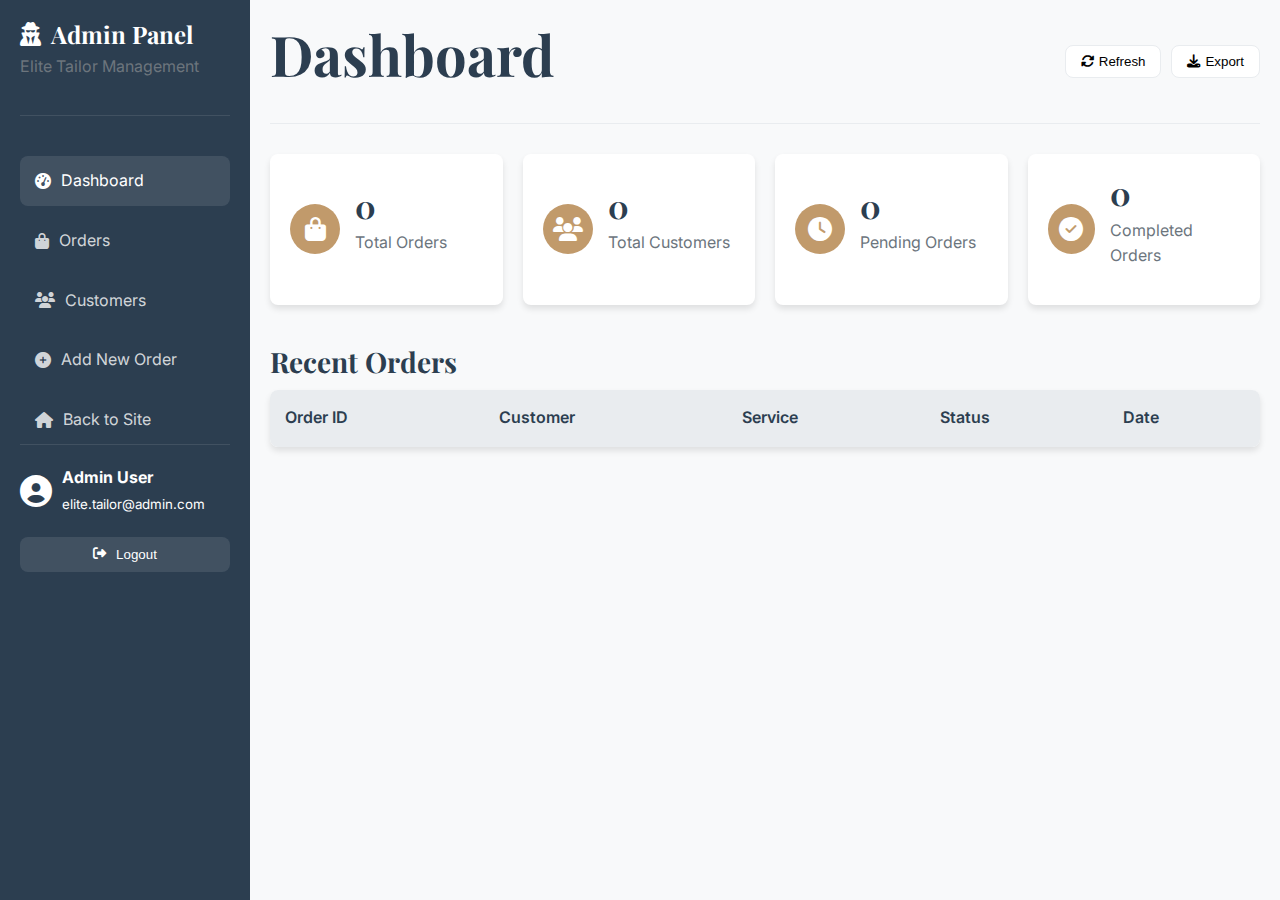
<file: admin.html>
<!DOCTYPE html>
<html lang="en">
<head>
    <meta charset="UTF-8">
    <meta name="viewport" content="width=device-width, initial-scale=1.0">
    <title>Admin Dashboard | Elite Tailor</title>
    <link rel="stylesheet" href="style.css">
    <link rel="stylesheet" href="https://cdnjs.cloudflare.com/ajax/libs/font-awesome/6.4.0/css/all.min.css">
    <link href="https://fonts.googleapis.com/css2?family=Playfair+Display:wght@400;700&family=Inter:wght@300;400;500;600&display=swap" rel="stylesheet">
</head>
<body>
    <div class="admin-container">
        <!-- Admin Sidebar -->
        <aside class="admin-sidebar">
            <div class="sidebar-header">
                <h2><i class="fas fa-user-secret"></i> Admin Panel</h2>
                <p>Elite Tailor Management</p>
            </div>
            <nav class="sidebar-nav">
                <a href="#dashboard" class="nav-item active" data-section="dashboard">
                    <i class="fas fa-tachometer-alt"></i> Dashboard
                </a>
                <a href="#orders" class="nav-item" data-section="orders">
                    <i class="fas fa-shopping-bag"></i> Orders
                </a>
                <a href="#customers" class="nav-item" data-section="customers">
                    <i class="fas fa-users"></i> Customers
                </a>
                <a href="#addOrder" class="nav-item" data-section="addOrder">
                    <i class="fas fa-plus-circle"></i> Add New Order
                </a>
                <a href="index.html" class="nav-item">
                    <i class="fas fa-home"></i> Back to Site
                </a>
            </nav>
            <div class="sidebar-footer">
                <div class="user-info">
                    <i class="fas fa-user-circle"></i>
                    <div>
                        <strong>Admin User</strong>
                        <small>elite.tailor@admin.com</small>
                    </div>
                </div>
                <button id="logoutBtn" class="btn-logout">
                    <i class="fas fa-sign-out-alt"></i> Logout
                </button>
            </div>
        </aside>

        <!-- Main Content -->
        <main class="admin-main">
            <header class="admin-header">
                <h1 id="sectionTitle">Dashboard</h1>
                <div class="header-actions">
                    <button id="refreshData" class="btn-action">
                        <i class="fas fa-sync-alt"></i> Refresh
                    </button>
                    <button id="exportData" class="btn-action">
                        <i class="fas fa-download"></i> Export
                    </button>
                </div>
            </header>

            <!-- Dashboard Section -->
            <section id="dashboard" class="admin-section active">
                <div class="stats-grid">
                    <div class="stat-card">
                        <div class="stat-icon">
                            <i class="fas fa-shopping-bag"></i>
                        </div>
                        <div class="stat-content">
                            <h3 id="totalOrders">0</h3>
                            <p>Total Orders</p>
                        </div>
                    </div>
                    <div class="stat-card">
                        <div class="stat-icon">
                            <i class="fas fa-users"></i>
                        </div>
                        <div class="stat-content">
                            <h3 id="totalCustomers">0</h3>
                            <p>Total Customers</p>
                        </div>
                    </div>
                    <div class="stat-card">
                        <div class="stat-icon">
                            <i class="fas fa-clock"></i>
                        </div>
                        <div class="stat-content">
                            <h3 id="pendingOrders">0</h3>
                            <p>Pending Orders</p>
                        </div>
                    </div>
                    <div class="stat-card">
                        <div class="stat-icon">
                            <i class="fas fa-check-circle"></i>
                        </div>
                        <div class="stat-content">
                            <h3 id="completedOrders">0</h3>
                            <p>Completed Orders</p>
                        </div>
                    </div>
                </div>

                <div class="recent-orders">
                    <h3>Recent Orders</h3>
                    <div class="table-container">
                        <table id="recentOrdersTable">
                            <thead>
                                <tr>
                                    <th>Order ID</th>
                                    <th>Customer</th>
                                    <th>Service</th>
                                    <th>Status</th>
                                    <th>Date</th>
                                </tr>
                            </thead>
                            <tbody>
                                <!-- Data will be populated by JavaScript -->
                            </tbody>
                        </table>
                    </div>
                </div>
            </section>

            <!-- Orders Section -->
            <section id="orders" class="admin-section">
                <div class="section-header">
                    <h2>All Orders</h2>
                    <div class="section-actions">
                        <input type="text" id="searchOrders" placeholder="Search orders..." class="search-input">
                        <select id="filterStatus" class="filter-select">
                            <option value="">All Status</option>
                            <option value="pending">Pending</option>
                            <option value="in_progress">In Progress</option>
                            <option value="ready_for_fitting">Ready for Fitting</option>
                            <option value="completed">Completed</option>
                            <option value="cancelled">Cancelled</option>
                        </select>
                    </div>
                </div>
                <div class="table-container">
                    <table id="ordersTable">
                        <thead>
                            <tr>
                                <th>Order ID</th>
                                <th>Customer</th>
                                <th>Service</th>
                                <th>Fabric</th>
                                <th>Status</th>
                                <th>Order Date</th>
                                <th>Actions</th>
                            </tr>
                        </thead>
                        <tbody>
                            <!-- Data will be populated by JavaScript -->
                        </tbody>
                    </table>
                </div>
            </section>

            <!-- Customers Section -->
            <section id="customers" class="admin-section">
                <div class="section-header">
                    <h2>Customers</h2>
                    <input type="text" id="searchCustomers" placeholder="Search customers..." class="search-input">
                </div>
                <div class="table-container">
                    <table id="customersTable">
                        <thead>
                            <tr>
                                <th>Customer ID</th>
                                <th>Name</th>
                                <th>Email</th>
                                <th>Phone</th>
                                <th>Total Orders</th>
                                <th>Last Order</th>
                                <th>Actions</th>
                            </tr>
                        </thead>
                        <tbody>
                            <!-- Data will be populated by JavaScript -->
                        </tbody>
                    </table>
                </div>
            </section>

            <!-- Add Order Section -->
            <section id="addOrder" class="admin-section">
                <h2>Add New Order</h2>
                <form id="adminOrderForm" class="admin-form">
                    <div class="form-row">
                        <div class="form-group">
                            <label for="adminCustomerName">Customer Name *</label>
                            <input type="text" id="adminCustomerName" required>
                        </div>
                        <div class="form-group">
                            <label for="adminEmail">Email *</label>
                            <input type="email" id="adminEmail" required>
                        </div>
                    </div>
                    
                    <div class="form-row">
                        <div class="form-group">
                            <label for="adminPhone">Phone *</label>
                            <input type="tel" id="adminPhone" required>
                        </div>
                        <div class="form-group">
                            <label for="adminServiceType">Service Type *</label>
                            <select id="adminServiceType" required>
                                <option value="">Select service</option>
                                <option value="custom_suit">Custom Suit</option>
                                <option value="custom_shirt">Custom Shirt</option>
                                <option value="suit_alteration">Suit Alteration</option>
                                <option value="pants_alteration">Pants Alteration</option>
                                <option value="dress_alteration">Dress Alteration</option>
                            </select>
                        </div>
                    </div>
                    
                    <div class="form-row">
                        <div class="form-group">
                            <label for="adminFabric">Fabric Type</label>
                            <input type="text" id="adminFabric">
                        </div>
                        <div class="form-group">
                            <label for="adminColor">Color</label>
                            <input type="text" id="adminColor">
                        </div>
                    </div>
                    
                    <div class="form-group">
                        <label for="adminMeasurements">Measurements</label>
                        <textarea id="adminMeasurements" rows="4"></textarea>
                    </div>
                    
                    <div class="form-row">
                        <div class="form-group">
                            <label for="adminStatus">Status *</label>
                            <select id="adminStatus" required>
                                <option value="pending">Pending</option>
                                <option value="in_progress">In Progress</option>
                                <option value="ready_for_fitting">Ready for Fitting</option>
                                <option value="completed">Completed</option>
                            </select>
                        </div>
                        <div class="form-group">
                            <label for="adminDeliveryDate">Delivery Date</label>
                            <input type="date" id="adminDeliveryDate">
                        </div>
                    </div>
                    
                    <div class="form-group">
                        <label for="adminNotes">Notes</label>
                        <textarea id="adminNotes" rows="3"></textarea>
                    </div>
                    
                    <div class="form-actions">
                        <button type="submit" class="btn-primary">
                            <i class="fas fa-save"></i> Save Order
                        </button>
                        <button type="reset" class="btn-secondary">
                            <i class="fas fa-redo"></i> Reset
                        </button>
                    </div>
                    
                    <div id="adminMessage" class="form-message"></div>
                </form>
            </section>
        </main>
    </div>

    <!-- Edit Order Modal -->
    <div id="editModal" class="modal">
        <div class="modal-content">
            <div class="modal-header">
                <h3>Edit Order</h3>
                <button class="modal-close">&times;</button>
            </div>
            <div class="modal-body">
                <form id="editOrderForm">
                    <input type="hidden" id="editOrderId">
                    <div class="form-group">
                        <label for="editStatus">Status</label>
                        <select id="editStatus">
                            <option value="pending">Pending</option>
                            <option value="in_progress">In Progress</option>
                            <option value="ready_for_fitting">Ready for Fitting</option>
                            <option value="completed">Completed</option>
                            <option value="cancelled">Cancelled</option>
                        </select>
                    </div>
                    <div class="form-group">
                        <label for="editNotes">Notes</label>
                        <textarea id="editNotes" rows="3"></textarea>
                    </div>
                    <div class="form-group">
                        <label for="editDeliveryDate">Delivery Date</label>
                        <input type="date" id="editDeliveryDate">
                    </div>
                </form>
            </div>
            <div class="modal-footer">
                <button id="saveEdit" class="btn-primary">Save Changes</button>
                <button id="deleteOrder" class="btn-danger">Delete Order</button>
            </div>
        </div>
    </div>

    <script src="script.js"></script>
    <script src="admin.js"></script>
</body>
</html>
</file>
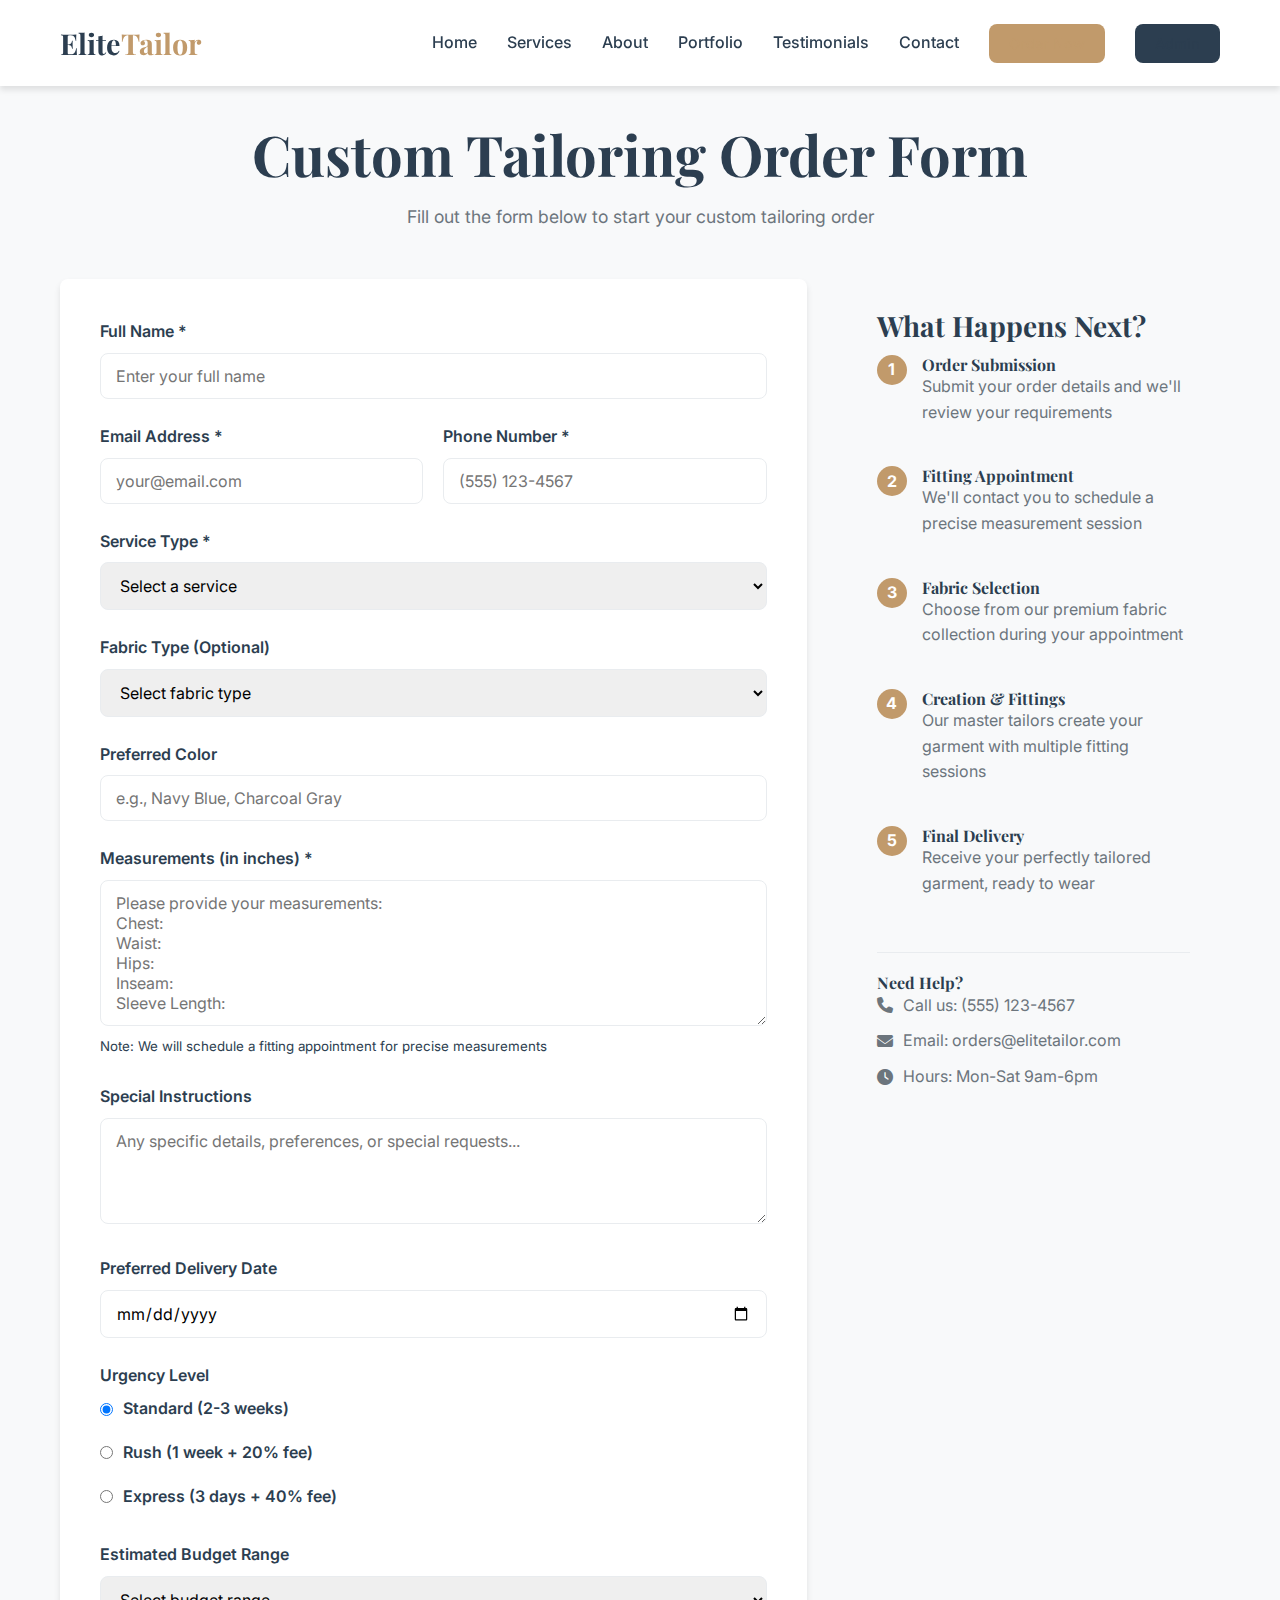
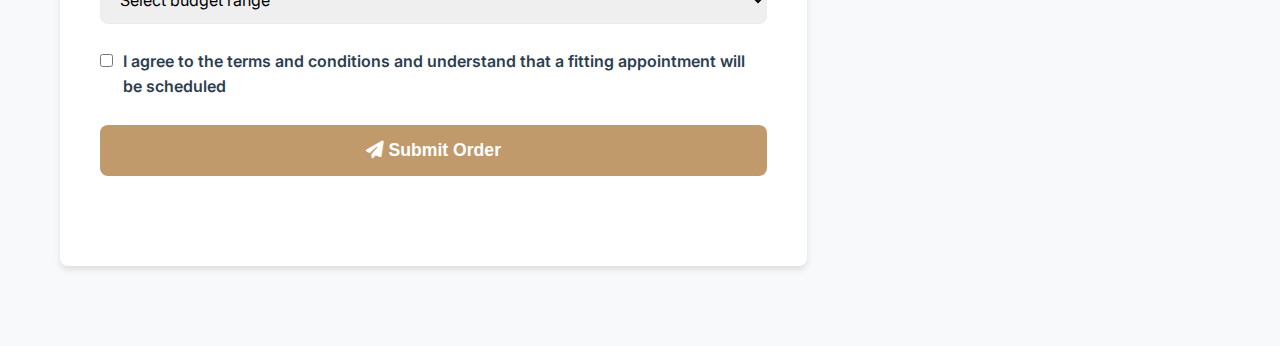
<file: order.html>
<!DOCTYPE html>
<html lang="en">
<head>
    <meta charset="UTF-8">
    <meta name="viewport" content="width=device-width, initial-scale=1.0">
    <title>Order Custom Tailoring | Elite Tailor</title>
    <meta name="description" content="Order custom suits, shirts, and alterations online. Get perfect fit with our professional tailoring services.">
    <link rel="stylesheet" href="style.css">
    <link rel="stylesheet" href="https://cdnjs.cloudflare.com/ajax/libs/font-awesome/6.4.0/css/all.min.css">
    <link href="https://fonts.googleapis.com/css2?family=Playfair+Display:wght@400;700&family=Inter:wght@300;400;500;600&display=swap" rel="stylesheet">
</head>
<body>
    <!-- Navigation -->
    <nav class="navbar">
        <div class="container nav-container">
            <a href="index.html" class="logo">Elite<span>Tailor</span></a>
            <button class="menu-toggle" id="menuToggle">
                <i class="fas fa-bars"></i>
            </button>
            <ul class="nav-menu" id="navMenu">
                <li><a href="index.html">Home</a></li>
                <li><a href="index.html#services">Services</a></li>
                <li><a href="index.html#about">About</a></li>
                <li><a href="index.html#portfolio">Portfolio</a></li>
                <li><a href="index.html#testimonials">Testimonials</a></li>
                <li><a href="#contact">Contact</a></li>
                <li><a href="order.html" class="btn-nav active">Order Now</a></li>
                <li><a href="admin.html" class="btn-admin">Admin</a></li>
            </ul>
        </div>
    </nav>

    <!-- Order Form Section -->
    <section class="order-section">
        <div class="container">
            <h1 class="section-title">Custom Tailoring Order Form</h1>
            <p class="section-subtitle">Fill out the form below to start your custom tailoring order</p>
            
            <div class="order-container">
                <form id="tailoringOrderForm" class="order-form">
                    <div class="form-group">
                        <label for="customerName">Full Name *</label>
                        <input type="text" id="customerName" name="customerName" required placeholder="Enter your full name">
                    </div>
                    
                    <div class="form-row">
                        <div class="form-group">
                            <label for="email">Email Address *</label>
                            <input type="email" id="email" name="email" required placeholder="your@email.com">
                        </div>
                        <div class="form-group">
                            <label for="phone">Phone Number *</label>
                            <input type="tel" id="phone" name="phone" required placeholder="(555) 123-4567">
                        </div>
                    </div>
                    
                    <div class="form-group">
                        <label for="serviceType">Service Type *</label>
                        <select id="serviceType" name="serviceType" required>
                            <option value="">Select a service</option>
                            <option value="custom_suit">Custom Suit</option>
                            <option value="custom_shirt">Custom Shirt</option>
                            <option value="suit_alteration">Suit Alteration</option>
                            <option value="pants_alteration">Pants Alteration</option>
                            <option value="dress_alteration">Dress Alteration</option>
                            <option value="other">Other Service</option>
                        </select>
                    </div>
                    
                    <div class="form-group">
                        <label for="fabricType">Fabric Type (Optional)</label>
                        <select id="fabricType" name="fabricType">
                            <option value="">Select fabric type</option>
                            <option value="wool">Wool</option>
                            <option value="cotton">Cotton</option>
                            <option value="linen">Linen</option>
                            <option value="silk">Silk</option>
                            <option value="polyester">Polyester Blend</option>
                            <option value="other">Other</option>
                        </select>
                    </div>
                    
                    <div class="form-group">
                        <label for="color">Preferred Color</label>
                        <input type="text" id="color" name="color" placeholder="e.g., Navy Blue, Charcoal Gray">
                    </div>
                    
                    <div class="form-group">
                        <label for="measurements">Measurements (in inches) *</label>
                        <textarea id="measurements" name="measurements" required placeholder="Please provide your measurements:
Chest: 
Waist: 
Hips: 
Inseam: 
Sleeve Length: " rows="6"></textarea>
                        <small>Note: We will schedule a fitting appointment for precise measurements</small>
                    </div>
                    
                    <div class="form-group">
                        <label for="specialInstructions">Special Instructions</label>
                        <textarea id="specialInstructions" name="specialInstructions" placeholder="Any specific details, preferences, or special requests..." rows="4"></textarea>
                    </div>
                    
                    <div class="form-group">
                        <label for="deliveryDate">Preferred Delivery Date</label>
                        <input type="date" id="deliveryDate" name="deliveryDate">
                    </div>
                    
                    <div class="form-group">
                        <label>Urgency Level</label>
                        <div class="radio-group">
                            <label class="radio-label">
                                <input type="radio" name="urgency" value="standard" checked>
                                <span>Standard (2-3 weeks)</span>
                            </label>
                            <label class="radio-label">
                                <input type="radio" name="urgency" value="rush">
                                <span>Rush (1 week + 20% fee)</span>
                            </label>
                            <label class="radio-label">
                                <input type="radio" name="urgency" value="express">
                                <span>Express (3 days + 40% fee)</span>
                            </label>
                        </div>
                    </div>
                    
                    <div class="form-group">
                        <label for="budget">Estimated Budget Range</label>
                        <select id="budget" name="budget">
                            <option value="">Select budget range</option>
                            <option value="500-1000">$500 - $1,000</option>
                            <option value="1000-2000">$1,000 - $2,000</option>
                            <option value="2000-3000">$2,000 - $3,000</option>
                            <option value="3000+">$3,000+</option>
                        </select>
                    </div>
                    
                    <div class="form-group terms-group">
                        <label class="checkbox-label">
                            <input type="checkbox" id="terms" name="terms" required>
                            <span>I agree to the terms and conditions and understand that a fitting appointment will be scheduled</span>
                        </label>
                    </div>
                    
                    <button type="submit" class="btn-primary btn-submit">
                        <i class="fas fa-paper-plane"></i> Submit Order
                    </button>
                    
                    <div id="formMessage" class="form-message"></div>
                </form>
                
                <div class="order-info">
                    <h3>What Happens Next?</h3>
                    <div class="info-step">
                        <div class="step-number">1</div>
                        <div class="step-content">
                            <h4>Order Submission</h4>
                            <p>Submit your order details and we'll review your requirements</p>
                        </div>
                    </div>
                    <div class="info-step">
                        <div class="step-number">2</div>
                        <div class="step-content">
                            <h4>Fitting Appointment</h4>
                            <p>We'll contact you to schedule a precise measurement session</p>
                        </div>
                    </div>
                    <div class="info-step">
                        <div class="step-number">3</div>
                        <div class="step-content">
                            <h4>Fabric Selection</h4>
                            <p>Choose from our premium fabric collection during your appointment</p>
                        </div>
                    </div>
                    <div class="info-step">
                        <div class="step-number">4</div>
                        <div class="step-content">
                            <h4>Creation & Fittings</h4>
                            <p>Our master tailors create your garment with multiple fitting sessions</p>
                        </div>
                    </div>
                    <div class="info-step">
                        <div class="step-number">5</div>
                        <div class="step-content">
                            <h4>Final Delivery</h4>
                            <p>Receive your perfectly tailored garment, ready to wear</p>
                        </div>
                    </div>
                    
                    <div class="contact-info">
                        <h4>Need Help?</h4>
                        <p><i class="fas fa-phone"></i> Call us: (555) 123-4567</p>
                        <p><i class="fas fa-envelope"></i> Email: orders@elitetailor.com</p>
                        <p><i class="fas fa-clock"></i> Hours: Mon-Sat 9am-6pm</p>
                    </div>
                </div>
            </div>
        </div>
    </section>

    <script src="script.js"></script>
    <script src="order.js"></script>
</body>
</html>
</file>
<file: style.css>
/* CSS Variables */
:root {
    --primary-color: #2c3e50;
    --secondary-color: #c19a6b;
    --accent-color: #3498db;
    --light-color: #f8f9fa;
    --dark-color: #2c3e50;
    --gray-color: #6c757d;
    --light-gray: #e9ecef;
    --success-color: #28a745;
    --warning-color: #ffc107;
    --danger-color: #dc3545;
    --shadow: 0 4px 6px rgba(0, 0, 0, 0.1);
    --transition: all 0.3s ease;
    --border-radius: 8px;
}

/* Reset & Base Styles */
* {
    margin: 0;
    padding: 0;
    box-sizing: border-box;
}

html {
    scroll-behavior: smooth;
}

body {
    font-family: 'Inter', sans-serif;
    line-height: 1.6;
    color: var(--dark-color);
    background-color: var(--light-color);
}

.container {
    width: 100%;
    max-width: 1200px;
    margin: 0 auto;
    padding: 0 20px;
}

/* Typography */
h1, h2, h3, h4 {
    font-family: 'Playfair Display', serif;
    font-weight: 700;
    line-height: 1.2;
}

h1 {
    font-size: 3.5rem;
    margin-bottom: 1rem;
}

h2 {
    font-size: 2.5rem;
    margin-bottom: 1rem;
}

h3 {
    font-size: 1.75rem;
    margin-bottom: 0.75rem;
}

p {
    margin-bottom: 1rem;
    color: var(--gray-color);
}

.section-title {
    text-align: center;
    margin-bottom: 1rem;
    color: var(--primary-color);
}

.section-subtitle {
    text-align: center;
    margin-bottom: 3rem;
    font-size: 1.1rem;
    max-width: 600px;
    margin-left: auto;
    margin-right: auto;
}

/* Buttons */
.btn-primary, .btn-secondary, .btn-nav, .btn-admin {
    display: inline-block;
    padding: 12px 30px;
    border-radius: var(--border-radius);
    text-decoration: none;
    font-weight: 600;
    transition: var(--transition);
    cursor: pointer;
    border: none;
    font-size: 1rem;
}

.btn-primary {
    background-color: var(--secondary-color);
    color: white;
}

.btn-primary:hover {
    background-color: #b08a5d;
    transform: translateY(-2px);
    box-shadow: var(--shadow);
}

.btn-secondary {
    background-color: transparent;
    color: var(--secondary-color);
    border: 2px solid var(--secondary-color);
}

.btn-secondary:hover {
    background-color: var(--secondary-color);
    color: white;
}

.btn-nav {
    background-color: var(--secondary-color);
    color: white;
    padding: 8px 20px;
    font-size: 0.9rem;
}

.btn-admin {
    background-color: var(--primary-color);
    color: white;
    padding: 8px 20px;
    font-size: 0.9rem;
}

/* Navigation */
.navbar {
    background-color: white;
    box-shadow: var(--shadow);
    position: fixed;
    width: 100%;
    top: 0;
    z-index: 1000;
}

.nav-container {
    display: flex;
    justify-content: space-between;
    align-items: center;
    padding: 20px;
}

.logo {
    font-family: 'Playfair Display', serif;
    font-size: 1.8rem;
    font-weight: 700;
    color: var(--primary-color);
    text-decoration: none;
}

.logo span {
    color: var(--secondary-color);
}

.menu-toggle {
    display: none;
    background: none;
    border: none;
    font-size: 1.5rem;
    color: var(--primary-color);
    cursor: pointer;
}

.nav-menu {
    display: flex;
    list-style: none;
    gap: 30px;
    align-items: center;
}

.nav-menu a {
    text-decoration: none;
    color: var(--dark-color);
    font-weight: 500;
    transition: var(--transition);
}

.nav-menu a:hover {
    color: var(--secondary-color);
}

.nav-menu .active {
    color: var(--secondary-color);
}

/* Hero Section */
.hero {
    padding: 150px 0 80px;
    background: linear-gradient(135deg, #f8f9fa 0%, #e9ecef 100%);
}

.hero-container {
    display: grid;
    grid-template-columns: 1fr 1fr;
    gap: 60px;
    align-items: center;
}

.hero-content h1 span {
    color: var(--secondary-color);
}

.hero-buttons {
    display: flex;
    gap: 20px;
    margin: 30px 0;
}

.hero-stats {
    display: flex;
    gap: 40px;
    margin-top: 40px;
}

.stat h3 {
    font-size: 2rem;
    color: var(--secondary-color);
    margin-bottom: 5px;
}

.stat p {
    font-size: 0.9rem;
    color: var(--gray-color);
}

.hero-image img {
    width: 100%;
    border-radius: var(--border-radius);
    box-shadow: var(--shadow);
}

/* Services Section */
.services {
    padding: 80px 0;
    background-color: white;
}

.services-grid {
    display: grid;
    grid-template-columns: repeat(auto-fit, minmax(300px, 1fr));
    gap: 30px;
}

.service-card {
    background: var(--light-color);
    padding: 30px;
    border-radius: var(--border-radius);
    box-shadow: var(--shadow);
    transition: var(--transition);
}

.service-card:hover {
    transform: translateY(-5px);
}

.service-icon {
    font-size: 2.5rem;
    color: var(--secondary-color);
    margin-bottom: 20px;
}

.service-features {
    list-style: none;
    margin-top: 20px;
}

.service-features li {
    padding: 5px 0;
    color: var(--gray-color);
}

.service-features li:before {
    content: "✓";
    color: var(--secondary-color);
    margin-right: 10px;
    font-weight: bold;
}

/* About Section */
.about {
    padding: 80px 0;
    background-color: var(--light-gray);
}

.about-container {
    display: grid;
    grid-template-columns: 1fr 1fr;
    gap: 60px;
    align-items: center;
}

.about-image img {
    width: 100%;
    border-radius: var(--border-radius);
    box-shadow: var(--shadow);
}

.about-features {
    margin-top: 30px;
}

.feature {
    display: flex;
    gap: 20px;
    margin-bottom: 25px;
    align-items: flex-start;
}

.feature i {
    font-size: 1.5rem;
    color: var(--secondary-color);
    margin-top: 5px;
}

/* CTA Section */
.cta {
    padding: 80px 0;
    background: linear-gradient(135deg, var(--primary-color) 0%, #1a252f 100%);
    color: white;
    text-align: center;
}

.cta h2 {
    color: white;
    margin-bottom: 20px;
}

.cta p {
    color: rgba(255, 255, 255, 0.9);
    max-width: 600px;
    margin: 0 auto 30px;
}

/* Footer */
.footer {
    background-color: var(--dark-color);
    color: white;
    padding: 60px 0 0;
}

.footer-container {
    display: grid;
    grid-template-columns: repeat(auto-fit, minmax(250px, 1fr));
    gap: 40px;
    margin-bottom: 40px;
}

.footer-section h3, .footer-section h4 {
    color: white;
    margin-bottom: 20px;
}

.footer-section p {
    color: rgba(255, 255, 255, 0.8);
    margin-bottom: 15px;
}

.footer-section ul {
    list-style: none;
}

.footer-section ul li {
    margin-bottom: 10px;
}

.footer-section ul li a {
    color: rgba(255, 255, 255, 0.8);
    text-decoration: none;
    transition: var(--transition);
}

.footer-section ul li a:hover {
    color: var(--secondary-color);
}

.social-links {
    display: flex;
    gap: 15px;
    margin-top: 20px;
}

.social-links a {
    color: white;
    font-size: 1.2rem;
    transition: var(--transition);
}

.social-links a:hover {
    color: var(--secondary-color);
}

.footer-bottom {
    text-align: center;
    padding: 20px 0;
    border-top: 1px solid rgba(255, 255, 255, 0.1);
    color: rgba(255, 255, 255, 0.7);
    font-size: 0.9rem;
}

/* Order Page Styles */
.order-section {
    padding: 120px 0 80px;
}

.order-container {
    display: grid;
    grid-template-columns: 2fr 1fr;
    gap: 40px;
}

.order-form {
    background: white;
    padding: 40px;
    border-radius: var(--border-radius);
    box-shadow: var(--shadow);
}

.form-group {
    margin-bottom: 25px;
}

.form-row {
    display: grid;
    grid-template-columns: 1fr 1fr;
    gap: 20px;
}

label {
    display: block;
    margin-bottom: 8px;
    font-weight: 600;
    color: var(--dark-color);
}

input, select, textarea {
    width: 100%;
    padding: 12px 15px;
    border: 1px solid var(--light-gray);
    border-radius: var(--border-radius);
    font-family: 'Inter', sans-serif;
    font-size: 1rem;
    transition: var(--transition);
}

input:focus, select:focus, textarea:focus {
    outline: none;
    border-color: var(--secondary-color);
    box-shadow: 0 0 0 3px rgba(193, 154, 107, 0.1);
}

textarea {
    resize: vertical;
}

.radio-group {
    display: flex;
    flex-direction: column;
    gap: 10px;
}

.radio-label {
    display: flex;
    align-items: center;
    gap: 10px;
    cursor: pointer;
}

.radio-label input[type="radio"] {
    width: auto;
}

.checkbox-label {
    display: flex;
    align-items: flex-start;
    gap: 10px;
    cursor: pointer;
}

.checkbox-label input[type="checkbox"] {
    width: auto;
    margin-top: 5px;
}

.btn-submit {
    width: 100%;
    padding: 15px;
    font-size: 1.1rem;
}

.form-message {
    margin-top: 20px;
    padding: 15px;
    border-radius: var(--border-radius);
    text-align: center;
    font-weight: 500;
}

.form-message.success {
    background-color: rgba(40, 167, 69, 0.1);
    color: var(--success-color);
    border: 1px solid rgba(40, 167, 69, 0.2);
}

.form-message.error {
    background-color: rgba(220, 53, 69, 0.1);
    color: var(--danger-color);
    border: 1px solid rgba(220, 53, 69, 0.2);
}

.order-info {
    background: var(--light-color);
    padding: 30px;
    border-radius: var(--border-radius);
}

.info-step {
    display: flex;
    gap: 15px;
    margin-bottom: 25px;
    align-items: flex-start;
}

.step-number {
    background: var(--secondary-color);
    color: white;
    width: 30px;
    height: 30px;
    border-radius: 50%;
    display: flex;
    align-items: center;
    justify-content: center;
    font-weight: bold;
    flex-shrink: 0;
}

.contact-info {
    margin-top: 40px;
    padding-top: 20px;
    border-top: 1px solid var(--light-gray);
}

.contact-info p {
    margin-bottom: 10px;
    display: flex;
    align-items: center;
    gap: 10px;
}

/* Admin Styles */
.admin-container {
    display: flex;
    min-height: 100vh;
}

.admin-sidebar {
    width: 250px;
    background: var(--primary-color);
    color: white;
    padding: 20px;
    position: fixed;
    height: 100vh;
    overflow-y: auto;
}

.sidebar-header {
    margin-bottom: 40px;
    padding-bottom: 20px;
    border-bottom: 1px solid rgba(255, 255, 255, 0.1);
}

.sidebar-header h2 {
    color: white;
    font-size: 1.5rem;
    margin-bottom: 5px;
    display: flex;
    align-items: center;
    gap: 10px;
}

.sidebar-nav {
    display: flex;
    flex-direction: column;
    gap: 10px;
}

.nav-item {
    display: flex;
    align-items: center;
    gap: 10px;
    padding: 12px 15px;
    color: rgba(255, 255, 255, 0.8);
    text-decoration: none;
    border-radius: var(--border-radius);
    transition: var(--transition);
}

.nav-item:hover, .nav-item.active {
    background: rgba(255, 255, 255, 0.1);
    color: white;
}

.sidebar-footer {
    margin-top: auto;
    padding-top: 20px;
    border-top: 1px solid rgba(255, 255, 255, 0.1);
}

.user-info {
    display: flex;
    align-items: center;
    gap: 10px;
    margin-bottom: 20px;
}

.user-info i {
    font-size: 2rem;
}

.btn-logout {
    width: 100%;
    padding: 10px;
    background: rgba(255, 255, 255, 0.1);
    color: white;
    border: none;
    border-radius: var(--border-radius);
    cursor: pointer;
    display: flex;
    align-items: center;
    justify-content: center;
    gap: 10px;
    transition: var(--transition);
}

.btn-logout:hover {
    background: rgba(255, 255, 255, 0.2);
}

.admin-main {
    flex: 1;
    margin-left: 250px;
    padding: 20px;
    background: var(--light-color);
}

.admin-header {
    display: flex;
    justify-content: space-between;
    align-items: center;
    margin-bottom: 30px;
    padding-bottom: 20px;
    border-bottom: 1px solid var(--light-gray);
}

.header-actions {
    display: flex;
    gap: 10px;
}

.btn-action {
    padding: 8px 15px;
    background: white;
    border: 1px solid var(--light-gray);
    border-radius: var(--border-radius);
    cursor: pointer;
    display: flex;
    align-items: center;
    gap: 5px;
    transition: var(--transition);
}

.btn-action:hover {
    background: var(--light-gray);
}

.admin-section {
    display: none;
}

.admin-section.active {
    display: block;
}

.stats-grid {
    display: grid;
    grid-template-columns: repeat(auto-fit, minmax(200px, 1fr));
    gap: 20px;
    margin-bottom: 40px;
}

.stat-card {
    background: white;
    padding: 20px;
    border-radius: var(--border-radius);
    box-shadow: var(--shadow);
    display: flex;
    align-items: center;
    gap: 15px;
}

.stat-icon {
    width: 50px;
    height: 50px;
    background: var(--secondary-color);
    color: white;
    border-radius: 50%;
    display: flex;
    align-items: center;
    justify-content: center;
    font-size: 1.5rem;
}

.stat-content h3 {
    font-size: 2rem;
    margin-bottom: 5px;
    color: var(--primary-color);
}

.table-container {
    background: white;
    border-radius: var(--border-radius);
    box-shadow: var(--shadow);
    overflow: hidden;
}

table {
    width: 100%;
    border-collapse: collapse;
}

thead {
    background: var(--light-gray);
}

th, td {
    padding: 15px;
    text-align: left;
    border-bottom: 1px solid var(--light-gray);
}

th {
    font-weight: 600;
    color: var(--dark-color);
}

tbody tr:hover {
    background: rgba(193, 154, 107, 0.05);
}

.btn-table {
    padding: 5px 10px;
    border: none;
    border-radius: 4px;
    cursor: pointer;
    font-size: 0.85rem;
    margin-right: 5px;
}

.btn-edit {
    background: var(--accent-color);
    color: white;
}

.btn-delete {
    background: var(--danger-color);
    color: white;
}

.section-header {
    display: flex;
    justify-content: space-between;
    align-items: center;
    margin-bottom: 20px;
}

.search-input, .filter-select {
    padding: 8px 15px;
    border: 1px solid var(--light-gray);
    border-radius: var(--border-radius);
    font-size: 0.9rem;
}

.admin-form {
    background: white;
    padding: 30px;
    border-radius: var(--border-radius);
    box-shadow: var(--shadow);
    max-width: 800px;
}

.form-actions {
    display: flex;
    gap: 15px;
    margin-top: 30px;
}

.btn-danger {
    background: var(--danger-color);
    color: white;
}

.btn-danger:hover {
    background: #c82333;
}

/* Modal */
.modal {
    display: none;
    position: fixed;
    top: 0;
    left: 0;
    width: 100%;
    height: 100%;
    background: rgba(0, 0, 0, 0.5);
    z-index: 2000;
    align-items: center;
    justify-content: center;
}

.modal-content {
    background: white;
    border-radius: var(--border-radius);
    width: 90%;
    max-width: 500px;
    box-shadow: 0 5px 15px rgba(0, 0, 0, 0.3);
}

.modal-header {
    display: flex;
    justify-content: space-between;
    align-items: center;
    padding: 20px;
    border-bottom: 1px solid var(--light-gray);
}

.modal-close {
    background: none;
    border: none;
    font-size: 1.5rem;
    cursor: pointer;
    color: var(--gray-color);
}

.modal-body {
    padding: 20px;
}

.modal-footer {
    padding: 20px;
    border-top: 1px solid var(--light-gray);
    display: flex;
    justify-content: flex-end;
    gap: 10px;
}

/* Responsive Design */
@media (max-width: 1024px) {
    h1 {
        font-size: 2.8rem;
    }
    
    h2 {
        font-size: 2.2rem;
    }
    
    .hero-container {
        gap: 40px;
    }
    
    .order-container {
        grid-template-columns: 1fr;
    }
}

@media (max-width: 768px) {
    .menu-toggle {
        display: block;
    }
    
    .nav-menu {
        position: fixed;
        top: 80px;
        left: 0;
        width: 100%;
        background: white;
        flex-direction: column;
        padding: 20px;
        box-shadow: var(--shadow);
        transform: translateY(-100%);
        opacity: 0;
        visibility: hidden;
        transition: var(--transition);
        gap: 15px;
    }
    
    .nav-menu.active {
        transform: translateY(0);
        opacity: 1;
        visibility: visible;
    }
    
    .hero-container {
        grid-template-columns: 1fr;
        text-align: center;
    }
    
    .hero-buttons {
        justify-content: center;
        flex-wrap: wrap;
    }
    
    .hero-stats {
        justify-content: center;
        flex-wrap: wrap;
    }
    
    .about-container {
        grid-template-columns: 1fr;
        text-align: center;
    }
    
    .feature {
        text-align: left;
    }
    
    .form-row {
        grid-template-columns: 1fr;
    }
    
    .admin-container {
        flex-direction: column;
    }
    
    .admin-sidebar {
        position: relative;
        width: 100%;
        height: auto;
    }
    
    .admin-main {
        margin-left: 0;
    }
    
    .section-header {
        flex-direction: column;
        gap: 15px;
        align-items: flex-start;
    }
}

@media (max-width: 480px) {
    h1 {
        font-size: 2.2rem;
    }
    
    h2 {
        font-size: 1.8rem;
    }
    
    .container {
        padding: 0 15px;
    }
    
    .order-form {
        padding: 20px;
    }
    
    .stats-grid {
        grid-template-columns: 1fr;
    }
    
    table {
        font-size: 0.9rem;
    }
    
    th, td {
        padding: 10px 5px;
    }
}
</file>
